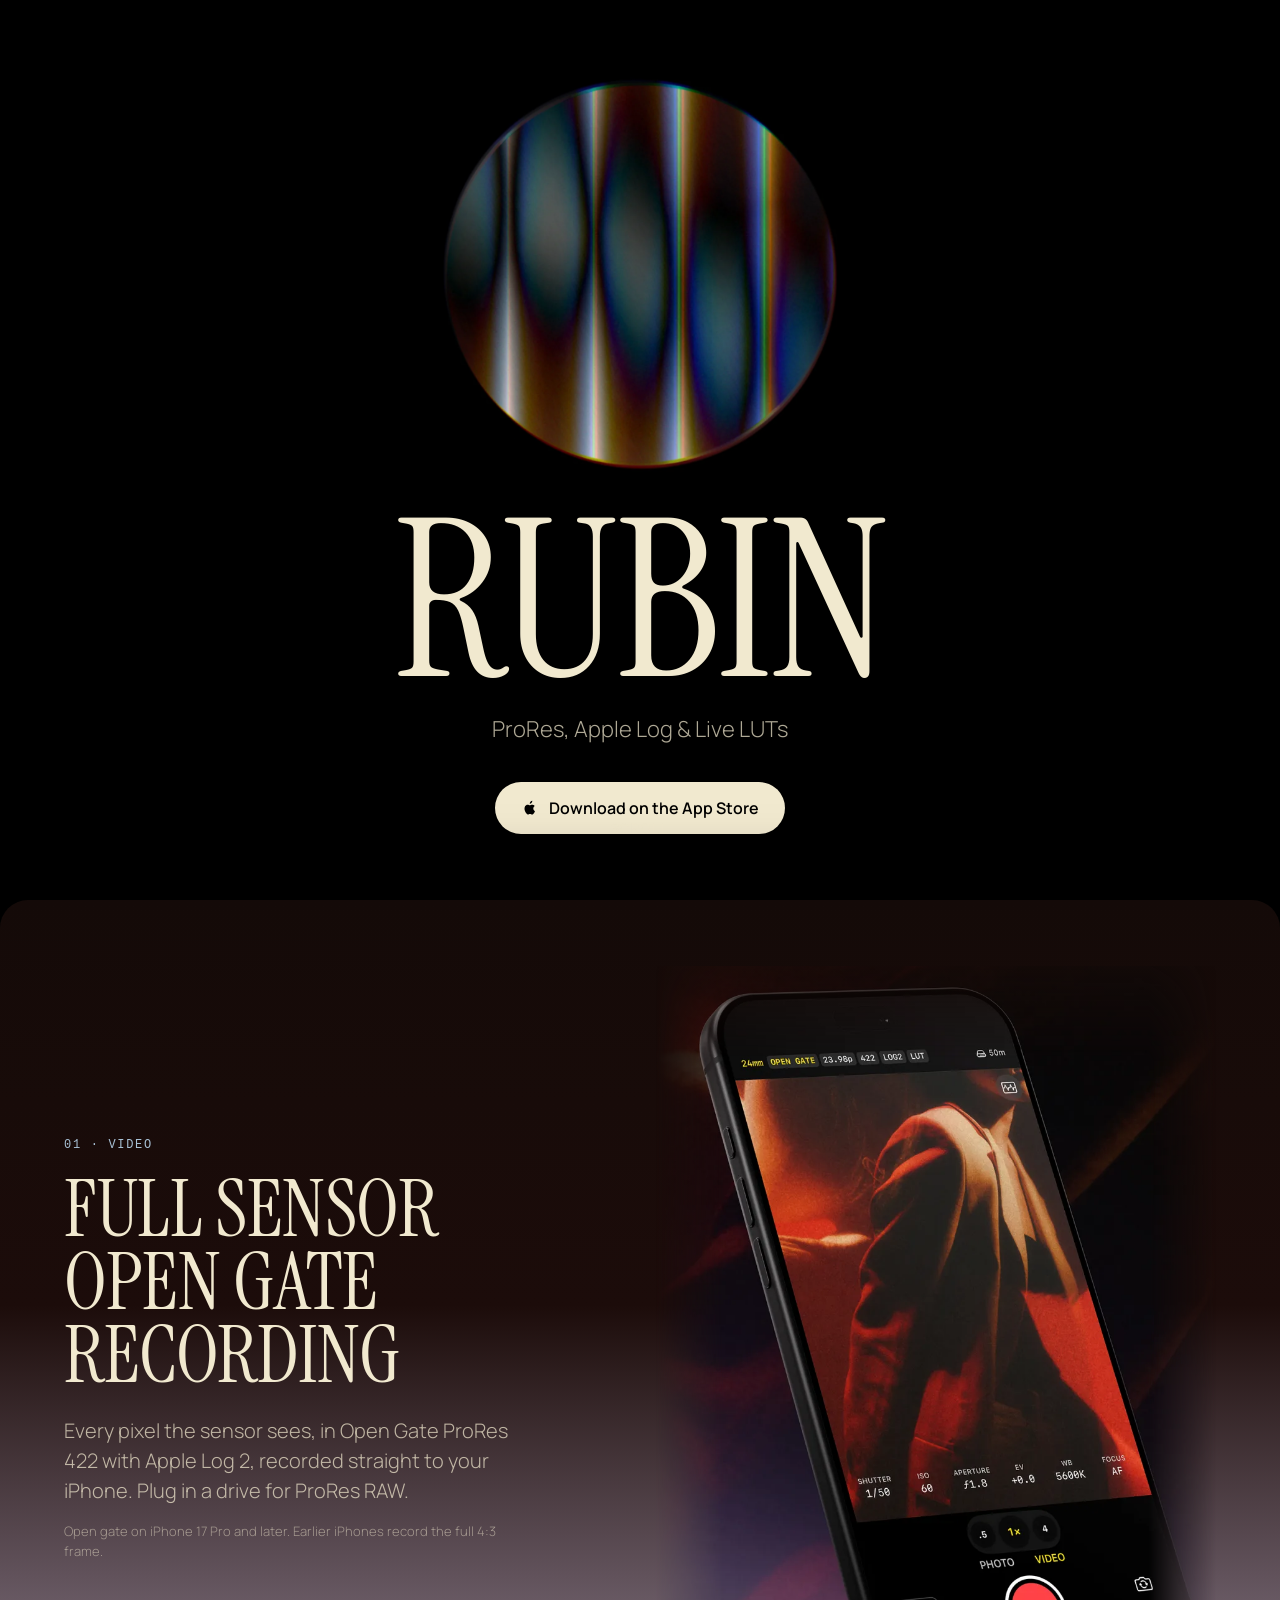
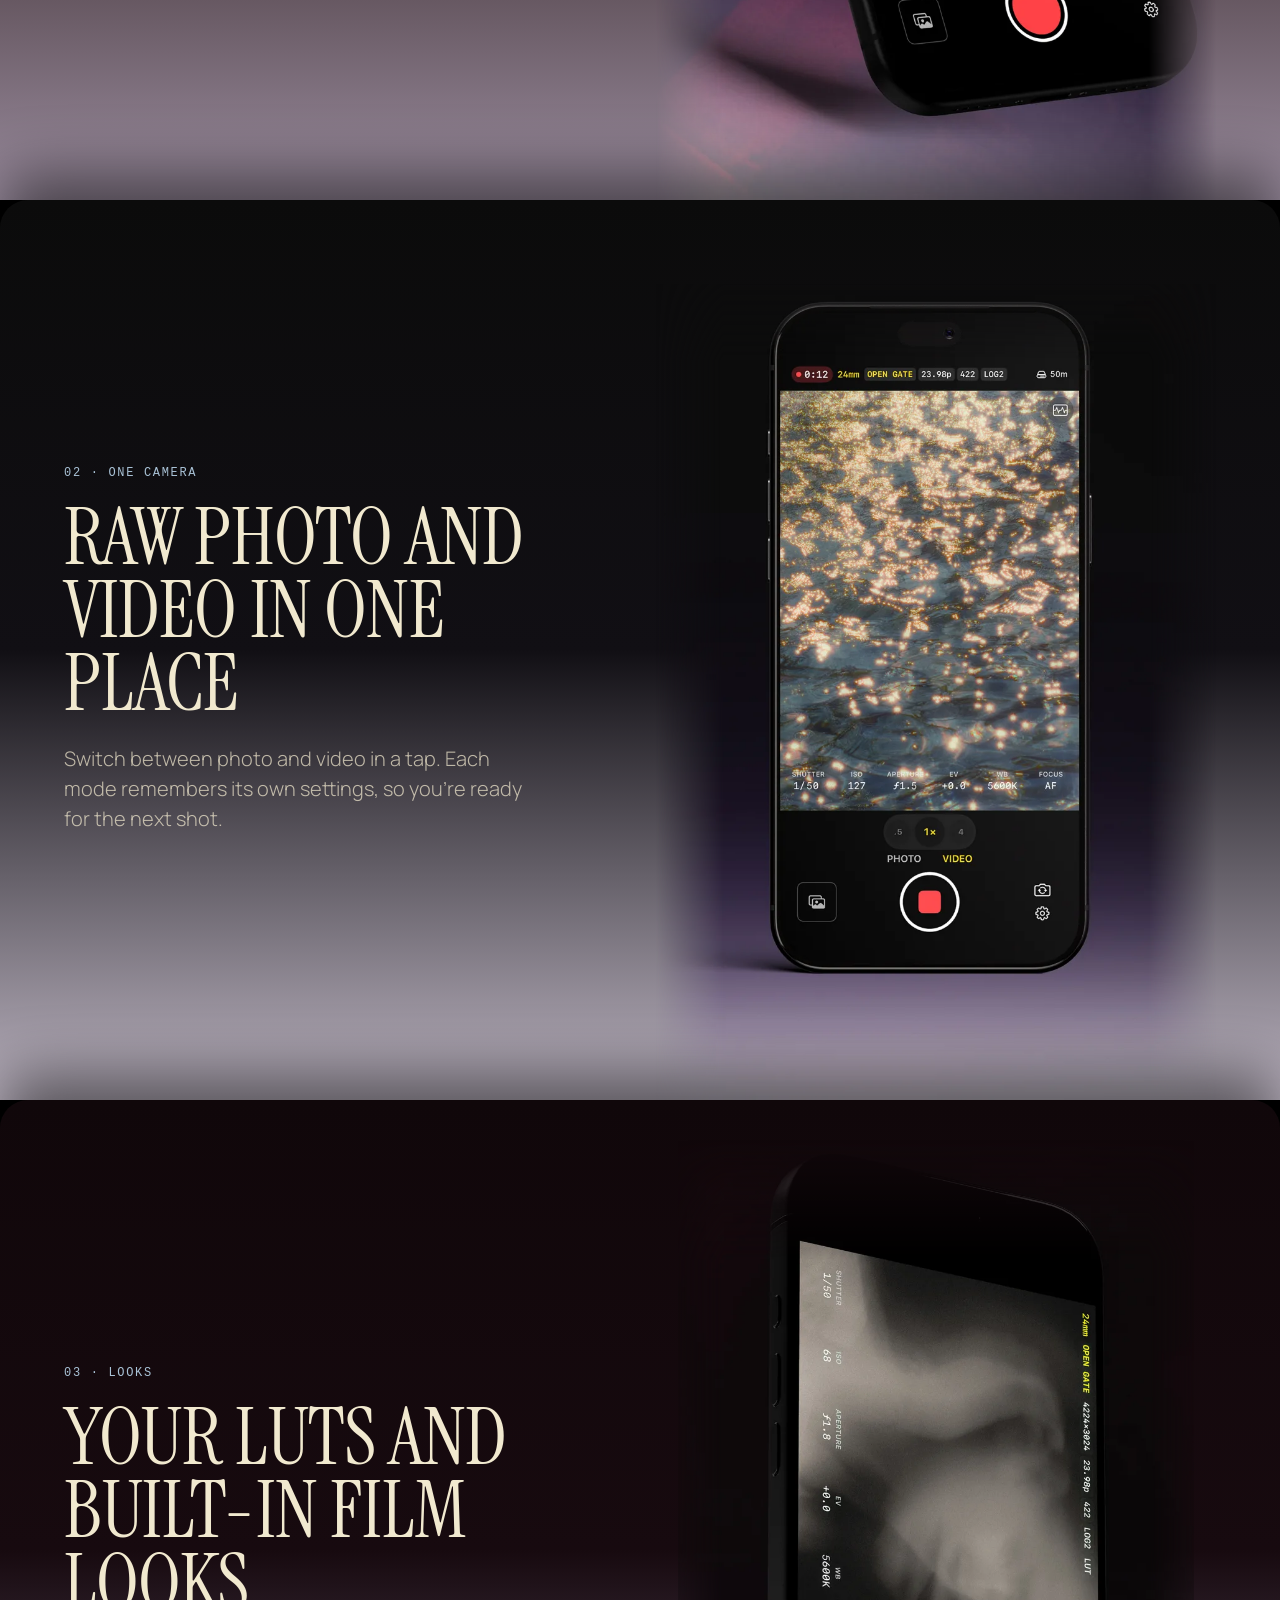
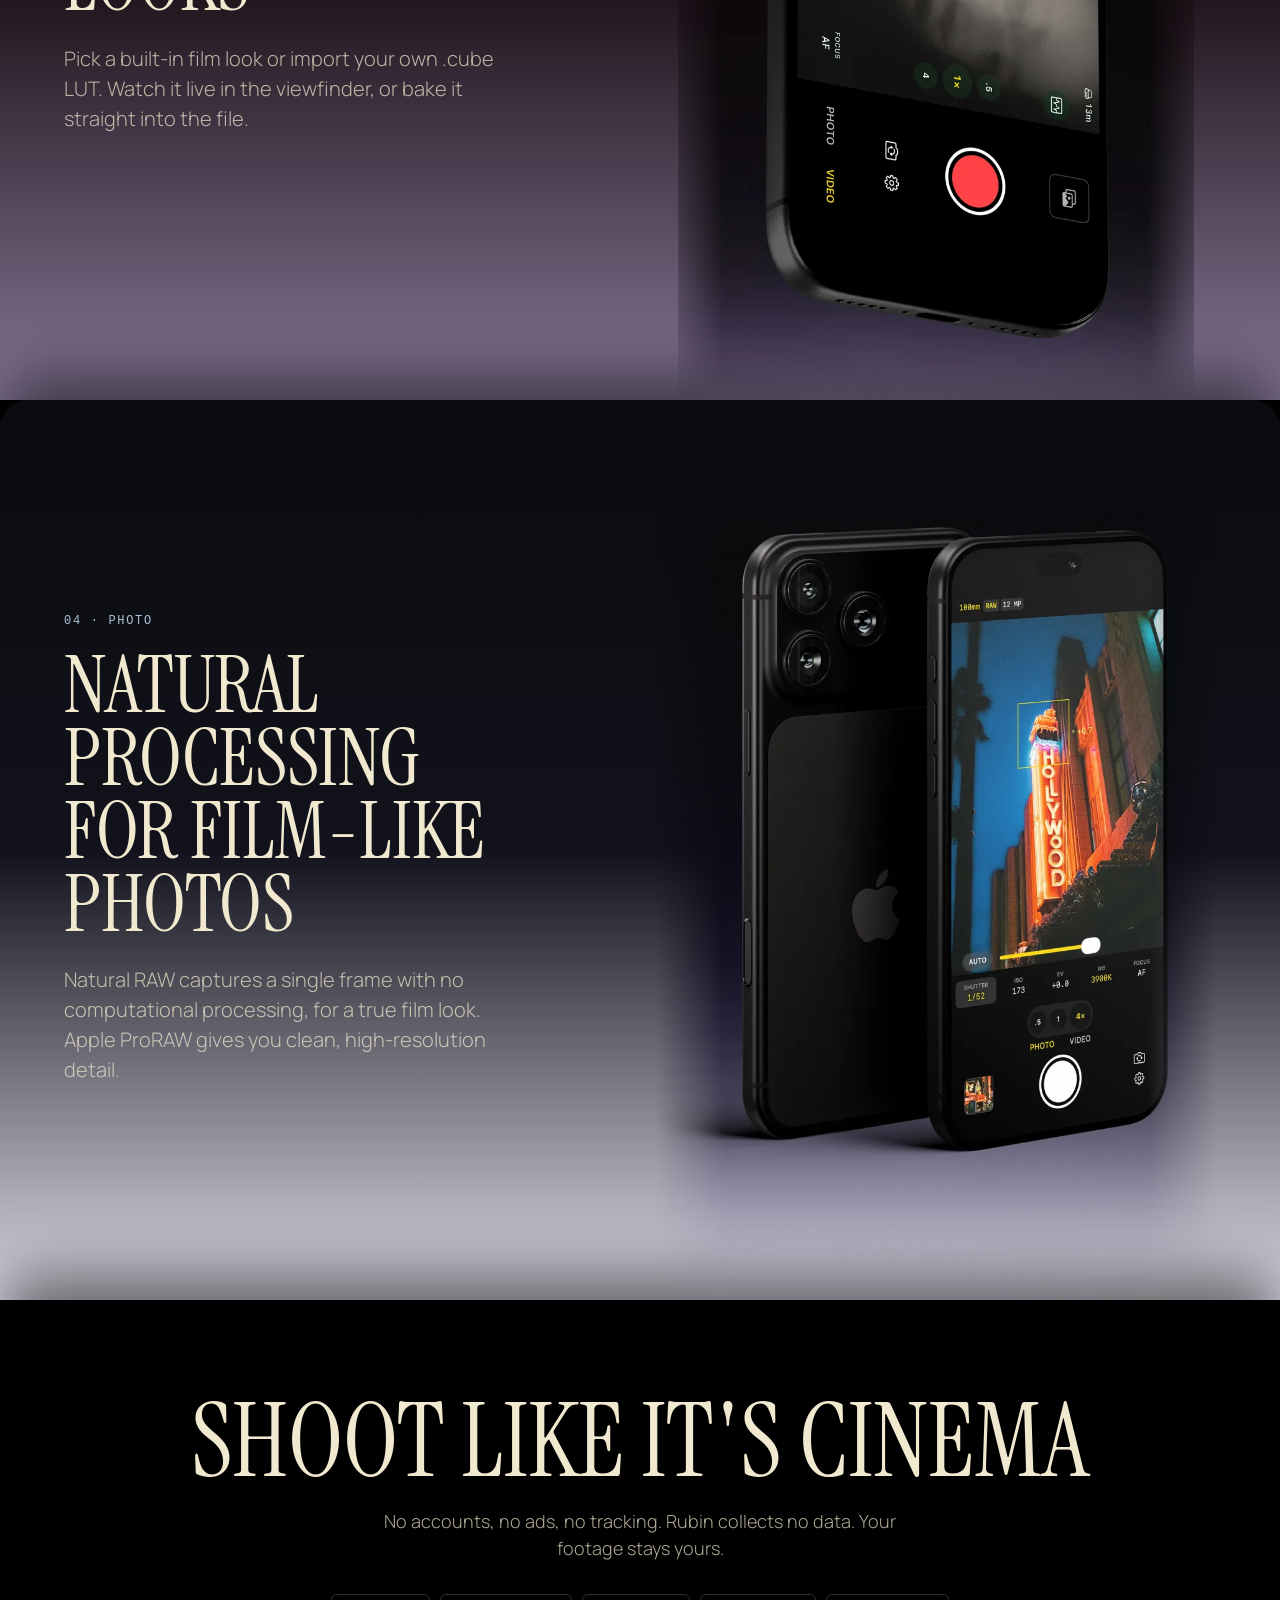
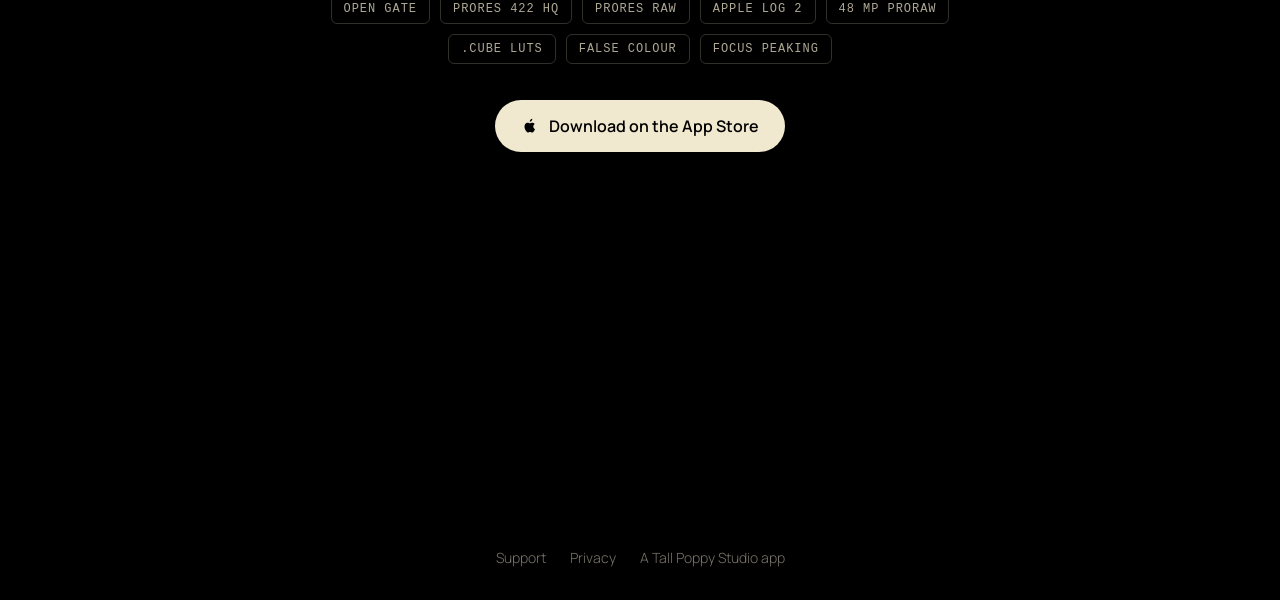
<file: index.html>
<!doctype html>
<html lang="en">
<head>
<meta charset="utf-8">
<meta name="viewport" content="width=device-width, initial-scale=1, viewport-fit=cover">
<title>Rubin — Open gate, RAW and live LUTs for iPhone</title>
<meta name="description" content="Rubin is a camera app for iPhone: full-sensor open gate video in ProRes and Apple Log, ProRAW and true RAW photos, and film looks or your own LUTs, live in the viewfinder.">
<meta name="theme-color" content="#000000">
<meta property="og:title" content="Rubin — Open gate, RAW and live LUTs for iPhone">
<meta property="og:description" content="Full-sensor open gate video, RAW photos and live LUTs, in one camera app.">
<meta property="og:image" content="https://rubincamera.com/img/icon.png">
<meta property="og:url" content="https://rubincamera.com/">
<meta name="apple-itunes-app" content="app-id=6820894814">
<link rel="icon" type="image/png" href="favicon.png">
<link rel="apple-touch-icon" href="apple-touch-icon.png">
<link rel="preconnect" href="https://fonts.googleapis.com">
<link rel="preconnect" href="https://fonts.gstatic.com" crossorigin>
<link href="https://fonts.googleapis.com/css2?family=Instrument+Serif&family=Manrope:wght@300;500;600&display=swap" rel="stylesheet">
<link rel="stylesheet" href="style.css?v=2">
</head>
<body>

<main>
  <section class="panel hero">
    <div class="inner">
      <img class="disc" src="img/disc.webp" width="1000" height="1000" alt="">
      <h1 class="wordmark">Rubin</h1>
      <p class="sub">ProRes, Apple Log &amp; Live LUTs</p>
      <a class="cta" href="https://apps.apple.com/app/id6820894814">
        <svg viewBox="0 0 24 24" fill="currentColor" aria-hidden="true"><path d="M16.37 12.6c.02 2.6 2.28 3.46 2.3 3.47-.02.06-.36 1.24-1.19 2.45-.72 1.05-1.46 2.1-2.64 2.12-1.15.02-1.52-.68-2.84-.68-1.31 0-1.73.66-2.82.7-1.13.04-2-1.14-2.72-2.18-1.48-2.14-2.61-6.05-1.09-8.69.75-1.31 2.1-2.14 3.57-2.16 1.11-.02 2.16.75 2.84.75.68 0 1.95-.93 3.29-.79.56.02 2.13.23 3.14 1.7-.08.05-1.87 1.1-1.84 3.31M14.2 4.97c.6-.73 1.01-1.75.9-2.76-.87.03-1.92.58-2.54 1.31-.56.64-1.05 1.67-.92 2.66.97.08 1.96-.49 2.56-1.21"/></svg>
        Download on the App Store
      </a>
      <span class="scroll-hint" aria-hidden="true">Scroll</span>
    </div>
  </section>

  <section class="panel feature f1">
    <div class="inner">
      <div class="copy">
        <span class="eyebrow">01 · VIDEO</span>
        <h2>Full sensor open gate recording</h2>
        <p>Every pixel the sensor sees, in Open Gate ProRes 422 with Apple Log 2, recorded straight to your iPhone. Plug in a drive for ProRes RAW.</p>
        <small>Open gate on iPhone 17 Pro and later. Earlier iPhones record the full 4:3 frame.</small>
      </div>
      <div class="shot"><img src="img/phone-1.webp" width="900" height="1340" alt="Rubin recording open gate video in Apple Log 2"></div>
    </div>
  </section>

  <section class="panel feature f2">
    <div class="inner">
      <div class="copy">
        <span class="eyebrow">02 · ONE CAMERA</span>
        <h2>RAW photo and video in one place</h2>
        <p>Switch between photo and video in a tap. Each mode remembers its own settings, so you're ready for the next shot.</p>
      </div>
      <div class="shot"><img src="img/phone-2.webp" width="900" height="1311" alt="Rubin recording video, with manual shutter, ISO and white balance" loading="lazy"></div>
    </div>
  </section>

  <section class="panel feature f3">
    <div class="inner">
      <div class="copy">
        <span class="eyebrow">03 · LOOKS</span>
        <h2>Your LUTs and built-in film looks</h2>
        <p>Pick a built-in film look or import your own .cube LUT. Watch it live in the viewfinder, or bake it straight into the file.</p>
      </div>
      <div class="shot"><img src="img/phone-3.webp" width="900" height="1497" alt="Rubin in landscape with a black and white look in the viewfinder" loading="lazy"></div>
    </div>
  </section>

  <section class="panel feature f4">
    <div class="inner">
      <div class="copy">
        <span class="eyebrow">04 · PHOTO</span>
        <h2>Natural processing for film-like photos</h2>
        <p>Natural RAW captures a single frame with no computational processing, for a true film look. Apple ProRAW gives you clean, high-resolution detail.</p>
      </div>
      <div class="shot"><img src="img/phone-4.webp" width="900" height="1269" alt="Rubin taking a RAW photo of a neon sign at night" loading="lazy"></div>
    </div>
  </section>

  <section class="panel closing last">
    <div class="inner">
      <h2>Shoot like it's cinema</h2>
      <p>No accounts, no ads, no tracking. Rubin collects no data. Your footage stays yours.</p>
      <ul class="facts">
        <li>OPEN GATE</li><li>PRORES 422 HQ</li><li>PRORES RAW</li><li>APPLE LOG 2</li><li>48 MP PRORAW</li><li>.CUBE LUTS</li><li>FALSE COLOUR</li><li>FOCUS PEAKING</li>
      </ul>
      <a class="cta" href="https://apps.apple.com/app/id6820894814">
        <svg viewBox="0 0 24 24" fill="currentColor" aria-hidden="true"><path d="M16.37 12.6c.02 2.6 2.28 3.46 2.3 3.47-.02.06-.36 1.24-1.19 2.45-.72 1.05-1.46 2.1-2.64 2.12-1.15.02-1.52-.68-2.84-.68-1.31 0-1.73.66-2.82.7-1.13.04-2-1.14-2.72-2.18-1.48-2.14-2.61-6.05-1.09-8.69.75-1.31 2.1-2.14 3.57-2.16 1.11-.02 2.16.75 2.84.75.68 0 1.95-.93 3.29-.79.56.02 2.13.23 3.14 1.7-.08.05-1.87 1.1-1.84 3.31M14.2 4.97c.6-.73 1.01-1.75.9-2.76-.87.03-1.92.58-2.54 1.31-.56.64-1.05 1.67-.92 2.66.97.08 1.96-.49 2.56-1.21"/></svg>
        Download on the App Store
      </a>
      <footer>
        <a href="support/">Support</a>
        <a href="privacy/">Privacy</a>
        <a href="https://tallpoppystudio.com/apps/">A Tall Poppy Studio app</a>
      </footer>
    </div>
  </section>
</main>

<script>
// Dim and shrink a panel as the next one slides over it.
(function () {
  if (matchMedia('(prefers-reduced-motion: reduce)').matches) return;
  var panels = Array.prototype.slice.call(document.querySelectorAll('.panel'));
  var ticking = false;
  function update() {
    ticking = false;
    var h = window.innerHeight;
    for (var i = 0; i < panels.length - 1; i++) {
      var top = panels[i + 1].getBoundingClientRect().top;
      var p = Math.min(1, Math.max(0, 1 - top / h));
      panels[i].style.setProperty('--p', p.toFixed(3));
    }
  }
  function onScroll() { if (!ticking) { ticking = true; requestAnimationFrame(update); } }
  addEventListener('scroll', onScroll, { passive: true });
  addEventListener('resize', onScroll);
  update();
})();
</script>
</body>
</html>
</file>
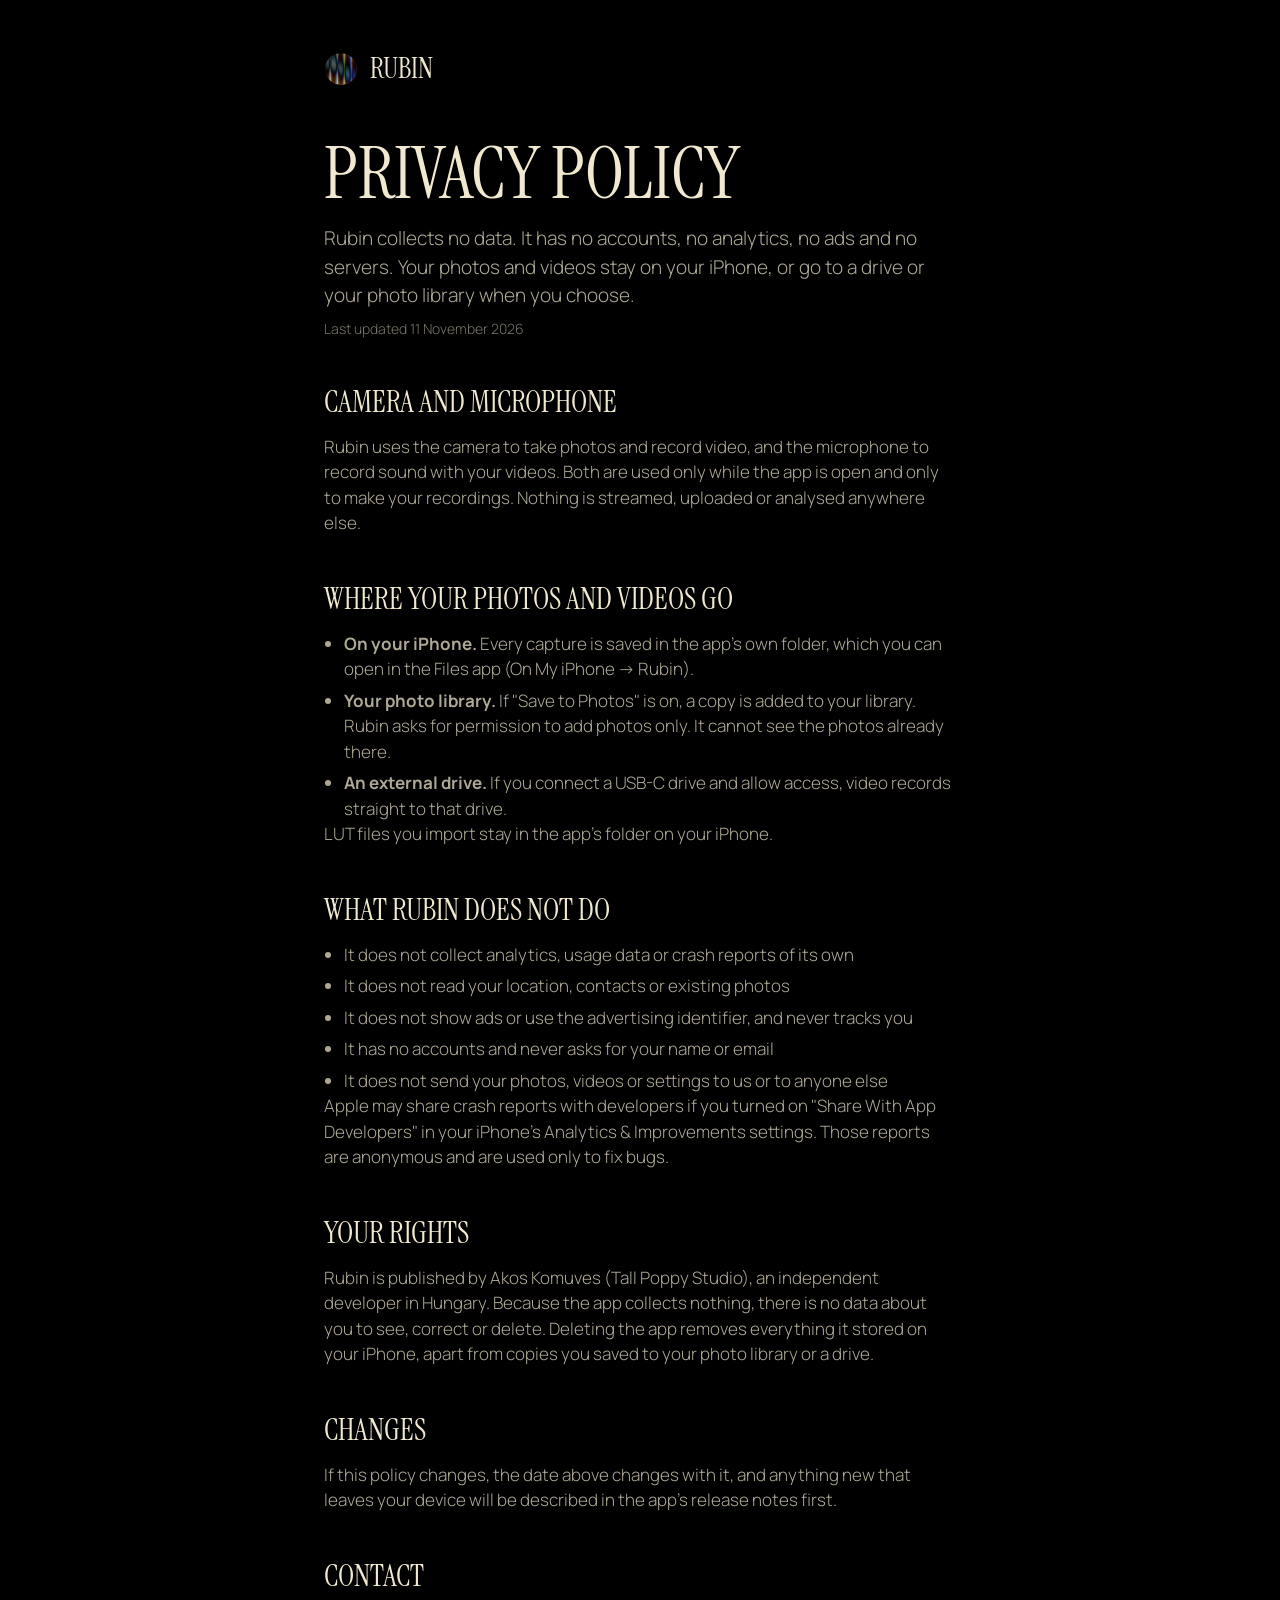
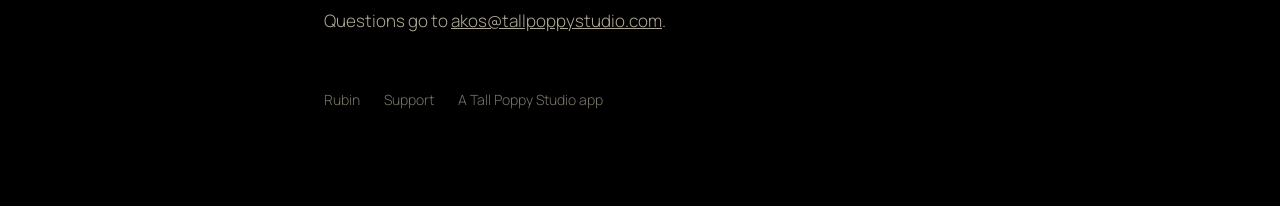
<file: privacy/index.html>
<!doctype html>
<html lang="en">
<head>
<meta charset="utf-8">
<meta name="viewport" content="width=device-width, initial-scale=1">
<title>Privacy Policy — Rubin</title>
<meta name="description" content="Rubin collects no data. No accounts, no analytics, no ads, no servers.">
<meta name="theme-color" content="#000000">
<link rel="icon" type="image/png" href="../favicon.png">
<link rel="apple-touch-icon" href="../apple-touch-icon.png">
<link rel="preconnect" href="https://fonts.googleapis.com">
<link rel="preconnect" href="https://fonts.gstatic.com" crossorigin>
<link href="https://fonts.googleapis.com/css2?family=Instrument+Serif&family=Manrope:wght@300;500;600&display=swap" rel="stylesheet">
<link rel="stylesheet" href="../style.css">
</head>
<body>
<main class="page">
  <a class="back" href="../"><img src="../img/disc.webp" width="36" height="36" alt="">Rubin</a>
  <h1>Privacy Policy</h1>
  <p class="lede">Rubin collects no data. It has no accounts, no analytics, no ads and no servers. Your photos and videos stay on your iPhone, or go to a drive or your photo library when you choose.</p>
  <p class="meta">Last updated 11 November 2026</p>

  <h2>Camera and microphone</h2>
  <p>Rubin uses the camera to take photos and record video, and the microphone to record sound with your videos. Both are used only while the app is open and only to make your recordings. Nothing is streamed, uploaded or analysed anywhere else.</p>

  <h2>Where your photos and videos go</h2>
  <ul>
    <li><strong>On your iPhone.</strong> Every capture is saved in the app's own folder, which you can open in the Files app (On My iPhone → Rubin).</li>
    <li><strong>Your photo library.</strong> If "Save to Photos" is on, a copy is added to your library. Rubin asks for permission to add photos only. It cannot see the photos already there.</li>
    <li><strong>An external drive.</strong> If you connect a USB-C drive and allow access, video records straight to that drive.</li>
  </ul>
  <p>LUT files you import stay in the app's folder on your iPhone.</p>

  <h2>What Rubin does not do</h2>
  <ul>
    <li>It does not collect analytics, usage data or crash reports of its own</li>
    <li>It does not read your location, contacts or existing photos</li>
    <li>It does not show ads or use the advertising identifier, and never tracks you</li>
    <li>It has no accounts and never asks for your name or email</li>
    <li>It does not send your photos, videos or settings to us or to anyone else</li>
  </ul>
  <p>Apple may share crash reports with developers if you turned on "Share With App Developers" in your iPhone's Analytics &amp; Improvements settings. Those reports are anonymous and are used only to fix bugs.</p>

  <h2>Your rights</h2>
  <p>Rubin is published by Akos Komuves (Tall Poppy Studio), an independent developer in Hungary. Because the app collects nothing, there is no data about you to see, correct or delete. Deleting the app removes everything it stored on your iPhone, apart from copies you saved to your photo library or a drive.</p>

  <h2>Changes</h2>
  <p>If this policy changes, the date above changes with it, and anything new that leaves your device will be described in the app's release notes first.</p>

  <h2>Contact</h2>
  <p>Questions go to <a href="mailto:akos@tallpoppystudio.com">akos@tallpoppystudio.com</a>.</p>

  <footer>
    <a href="../">Rubin</a>
    <a href="../support/">Support</a>
    <a href="https://tallpoppystudio.com/apps/">A Tall Poppy Studio app</a>
  </footer>
</main>
</body>
</html>
</file>
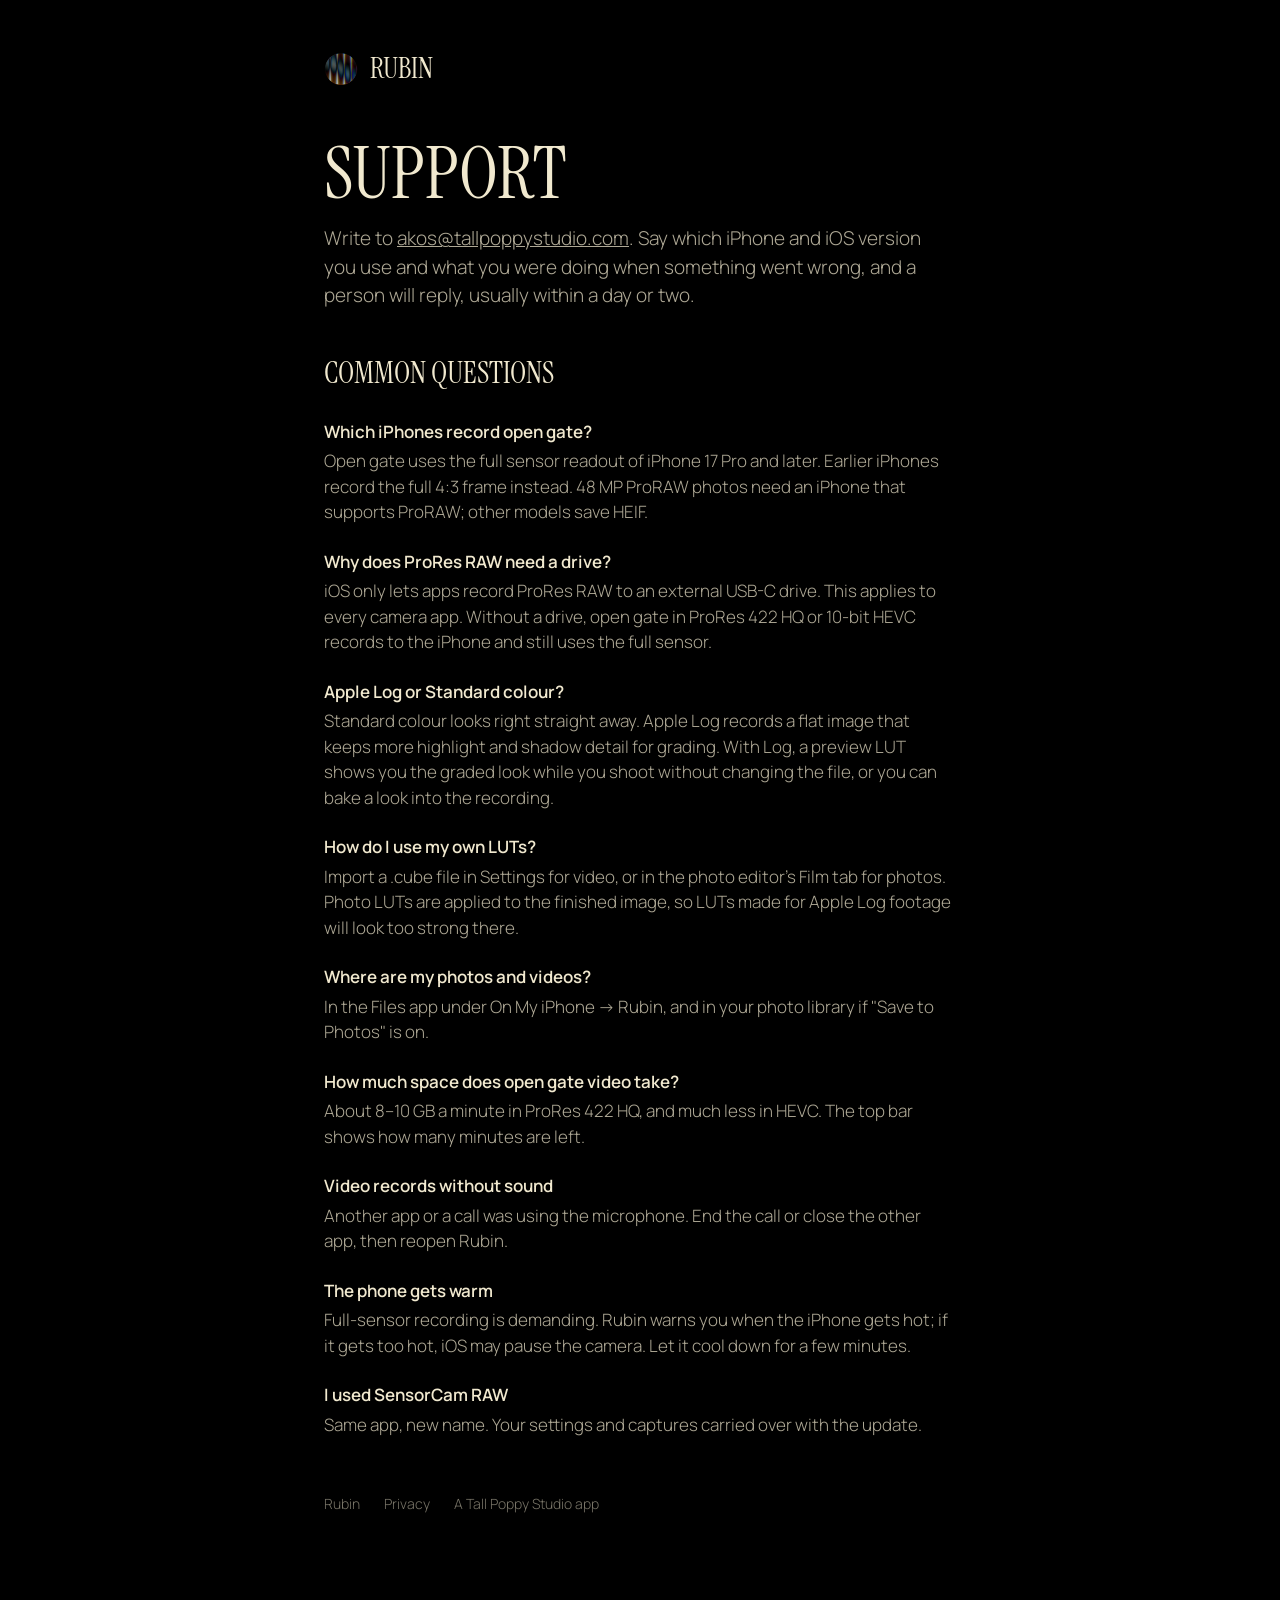
<file: support/index.html>
<!doctype html>
<html lang="en">
<head>
<meta charset="utf-8">
<meta name="viewport" content="width=device-width, initial-scale=1">
<title>Support — Rubin</title>
<meta name="description" content="Help with Rubin, the open gate, RAW and live LUT camera for iPhone.">
<meta name="theme-color" content="#000000">
<link rel="icon" type="image/png" href="../favicon.png">
<link rel="apple-touch-icon" href="../apple-touch-icon.png">
<link rel="preconnect" href="https://fonts.googleapis.com">
<link rel="preconnect" href="https://fonts.gstatic.com" crossorigin>
<link href="https://fonts.googleapis.com/css2?family=Instrument+Serif&family=Manrope:wght@300;500;600&display=swap" rel="stylesheet">
<link rel="stylesheet" href="../style.css">
</head>
<body>
<main class="page">
  <a class="back" href="../"><img src="../img/disc.webp" width="36" height="36" alt="">Rubin</a>
  <h1>Support</h1>
  <p class="lede">Write to <a href="mailto:akos@tallpoppystudio.com">akos@tallpoppystudio.com</a>. Say which iPhone and iOS version you use and what you were doing when something went wrong, and a person will reply, usually within a day or two.</p>

  <h2>Common questions</h2>

  <h3>Which iPhones record open gate?</h3>
  <p>Open gate uses the full sensor readout of iPhone 17 Pro and later. Earlier iPhones record the full 4:3 frame instead. 48 MP ProRAW photos need an iPhone that supports ProRAW; other models save HEIF.</p>

  <h3>Why does ProRes RAW need a drive?</h3>
  <p>iOS only lets apps record ProRes RAW to an external USB-C drive. This applies to every camera app. Without a drive, open gate in ProRes 422 HQ or 10-bit HEVC records to the iPhone and still uses the full sensor.</p>

  <h3>Apple Log or Standard colour?</h3>
  <p>Standard colour looks right straight away. Apple Log records a flat image that keeps more highlight and shadow detail for grading. With Log, a preview LUT shows you the graded look while you shoot without changing the file, or you can bake a look into the recording.</p>

  <h3>How do I use my own LUTs?</h3>
  <p>Import a .cube file in Settings for video, or in the photo editor's Film tab for photos. Photo LUTs are applied to the finished image, so LUTs made for Apple Log footage will look too strong there.</p>

  <h3>Where are my photos and videos?</h3>
  <p>In the Files app under On My iPhone → Rubin, and in your photo library if "Save to Photos" is on.</p>

  <h3>How much space does open gate video take?</h3>
  <p>About 8–10 GB a minute in ProRes 422 HQ, and much less in HEVC. The top bar shows how many minutes are left.</p>

  <h3>Video records without sound</h3>
  <p>Another app or a call was using the microphone. End the call or close the other app, then reopen Rubin.</p>

  <h3>The phone gets warm</h3>
  <p>Full-sensor recording is demanding. Rubin warns you when the iPhone gets hot; if it gets too hot, iOS may pause the camera. Let it cool down for a few minutes.</p>

  <h3>I used SensorCam RAW</h3>
  <p>Same app, new name. Your settings and captures carried over with the update.</p>

  <footer>
    <a href="../">Rubin</a>
    <a href="../privacy/">Privacy</a>
    <a href="https://tallpoppystudio.com/apps/">A Tall Poppy Studio app</a>
  </footer>
</main>
</body>
</html>
</file>
<file: style.css>
:root {
  --ink: #000;
  --cream: #f1e9cf;
  --cream-dim: rgba(241, 233, 207, 0.72);
  --accent: #a9c2d6;
  --red: #f23535;
  --serif: "Instrument Serif", "Times New Roman", serif;
  --sans: "Manrope", system-ui, -apple-system, sans-serif;
  color-scheme: dark;
}

* { box-sizing: border-box; margin: 0; padding: 0; }
html { -webkit-text-size-adjust: 100%; }
body {
  background: var(--ink);
  color: var(--cream);
  font-family: var(--sans);
  font-weight: 300;
  line-height: 1.5;
  -webkit-font-smoothing: antialiased;
}
a { color: inherit; }
img { display: block; max-width: 100%; height: auto; }

/* ---------- Stacked panels: each one slides up over the last ---------- */

.panel {
  position: sticky;
  top: 0;
  /* lvh, not svh: when Safari's toolbar collapses mid-scroll the screen grows,
     and an svh panel leaves a gap at the bottom. */
  height: 100vh;
  height: 100lvh;
  overflow: hidden;
  border-radius: 28px 28px 0 0;
  box-shadow: 0 -24px 60px rgba(0, 0, 0, 0.55);
}
.panel:first-child { border-radius: 0; box-shadow: none; }
.panel > .inner {
  height: 100%;
  transform-origin: 50% 0%;
  transform: scale(calc(1 - 0.06 * var(--p, 0)));
  filter: brightness(calc(1 - 0.55 * var(--p, 0)));
  will-change: transform, filter;
}
.panel.last { position: relative; height: auto; min-height: 100lvh; }

/* ---------- Hero ---------- */

.hero { background: var(--ink); }
.hero .inner {
  display: flex;
  flex-direction: column;
  align-items: center;
  justify-content: center;
  text-align: center;
  padding: 24px;
  position: relative;
}
.disc {
  width: min(62vw, 46vh, 440px);
  border-radius: 50%;
  margin-bottom: clamp(16px, 3vh, 36px);
  filter: drop-shadow(0 0 70px rgba(70, 120, 160, 0.35)) drop-shadow(0 0 140px rgba(150, 90, 40, 0.2));
  -webkit-mask-image: radial-gradient(circle, #000 66%, transparent 71%);
  mask-image: radial-gradient(circle, #000 66%, transparent 71%);
  animation: breathe 9s ease-in-out infinite;
}
@keyframes breathe { 50% { transform: scale(1.025); filter: drop-shadow(0 0 90px rgba(70, 120, 160, 0.45)) drop-shadow(0 0 160px rgba(150, 90, 40, 0.28)); } }

.wordmark {
  font-family: var(--serif);
  font-weight: 400;
  font-size: clamp(88px, 22vw, 220px);
  line-height: 0.85;
  letter-spacing: -0.01em;
  text-transform: uppercase;
}
.hero .sub {
  margin-top: 18px;
  font-size: clamp(17px, 2.4vw, 22px);
  color: var(--cream-dim);
}
.cta {
  display: inline-flex;
  align-items: center;
  gap: 10px;
  margin-top: 36px;
  padding: 14px 26px;
  border-radius: 999px;
  background: var(--cream);
  color: var(--ink);
  font-weight: 600;
  font-size: 16px;
  text-decoration: none;
  transition: transform 0.2s ease;
}
.cta:hover { transform: translateY(-2px); }
.cta svg { width: 18px; height: 18px; }
.scroll-hint {
  position: absolute;
  bottom: calc(clamp(16px, 4vw, 40px) + 22px);
  font-size: 13px;
  letter-spacing: 0.14em;
  text-transform: uppercase;
  color: rgba(241, 233, 207, 0.45);
}

/* ---------- Feature panels ---------- */

.feature .inner {
  display: grid;
  grid-template-columns: 1fr 1fr;
  grid-template-rows: 100%;
  align-items: center;
  column-gap: 32px;
  max-width: 1280px;
  margin: 0 auto;
  padding: 0 clamp(24px, 5vw, 64px);
}
.feature .copy { max-width: 470px; }
.eyebrow {
  font: 500 12px/1 ui-monospace, "SF Mono", Menlo, monospace;
  letter-spacing: 0.14em;
  color: var(--accent);
  margin-bottom: 22px;
  display: block;
}
.feature h2 {
  font-family: var(--serif);
  font-weight: 400;
  font-size: clamp(46px, 6.2vw, 88px);
  line-height: 0.92;
  text-transform: uppercase;
  letter-spacing: -0.005em;
}
.feature p {
  margin-top: 24px;
  font-size: clamp(17px, 1.6vw, 20px);
  color: var(--cream-dim);
}
.feature small {
  display: block;
  margin-top: 16px;
  font-size: 13px;
  color: rgba(241, 233, 207, 0.5);
}
.feature .shot {
  height: 100%;
  padding-top: 40px;
  display: flex;
  align-items: flex-end;
  justify-content: center;
  min-height: 0;
}
.feature .shot img {
  height: 100%;
  width: 100%;
  object-fit: contain;
  object-position: bottom center;
  -webkit-mask-image: linear-gradient(to bottom, transparent 0, #000 14%), linear-gradient(to right, transparent 0, #000 12%, #000 88%, transparent 100%);
  -webkit-mask-composite: source-in;
  mask-image: linear-gradient(to bottom, transparent 0, #000 14%), linear-gradient(to right, transparent 0, #000 12%, #000 88%, transparent 100%);
  mask-composite: intersect;
}

/* Background of each panel continues the gradient in Attila's images. */
.f1 { background: linear-gradient(to bottom, #140a08 0%, #1c0c0a 45%, #9a8c9e 100%); }
.f2 { background: linear-gradient(to bottom, #0b0b0b 0%, #110f14 50%, #bab2bf 100%); }
.f3 { background: linear-gradient(to bottom, #10070a 0%, #170a0f 50%, #857696 100%); }
.f4 { background: linear-gradient(to bottom, #0a0b0e 0%, #12121c 50%, #dad8e3 100%); }

/* ---------- Closing panel ---------- */

.closing { background: var(--ink); }
.closing .inner {
  min-height: 100lvh;
  display: flex;
  flex-direction: column;
  align-items: center;
  justify-content: center;
  text-align: center;
  padding: 96px 24px 0;
}
.closing h2 {
  font-family: var(--serif);
  font-weight: 400;
  font-size: clamp(52px, 8vw, 112px);
  line-height: 0.9;
  text-transform: uppercase;
}
.closing p { margin-top: 20px; color: var(--cream-dim); font-size: 18px; max-width: 520px; }
.facts {
  list-style: none;
  display: flex;
  flex-wrap: wrap;
  justify-content: center;
  gap: 10px;
  margin-top: 32px;
  max-width: 640px;
}
.facts li {
  font: 500 12px/1 ui-monospace, "SF Mono", Menlo, monospace;
  letter-spacing: 0.08em;
  padding: 8px 12px;
  border: 1px solid rgba(241, 233, 207, 0.2);
  border-radius: 6px;
  color: var(--cream-dim);
}
footer {
  margin-top: auto;
  width: 100%;
  padding: 72px 0 32px;
  display: flex;
  flex-wrap: wrap;
  justify-content: center;
  gap: 8px 24px;
  font-size: 14px;
  color: rgba(241, 233, 207, 0.5);
}
footer a { text-decoration: none; }
footer a:hover { color: var(--cream); }

/* ---------- Text pages (privacy, support) ---------- */

.page { max-width: 680px; margin: 0 auto; padding: 48px 24px 64px; }
.page .back { display: inline-flex; align-items: center; gap: 12px; text-decoration: none; font-family: var(--serif); font-size: 28px; text-transform: uppercase; }
.page .back img { width: 34px; border-radius: 50%; }
.page h1 { font-family: var(--serif); font-weight: 400; font-size: clamp(48px, 10vw, 72px); line-height: 0.95; text-transform: uppercase; margin: 48px 0 16px; }
.page h2 { font-family: var(--serif); font-weight: 400; font-size: 30px; text-transform: uppercase; margin: 40px 0 10px; }
.page h3 { font-weight: 600; font-size: 17px; margin: 24px 0 4px; }
.page p, .page li { color: var(--cream-dim); font-size: 17px; }
.page p + p { margin-top: 12px; }
.page ul { padding-left: 20px; margin-top: 10px; }
.page li + li { margin-top: 6px; }
.page .lede { font-size: 19px; }
.page .meta { font-size: 14px; color: rgba(241, 233, 207, 0.5); margin-top: 8px; }
.page footer { padding-top: 56px; justify-content: flex-start; }

/* ---------- Phones ---------- */

@media (max-width: 820px) {
  .panel { border-radius: 22px 22px 0 0; }
  .feature .inner {
    grid-template-columns: 1fr;
    grid-template-rows: auto minmax(0, 1fr);
    align-items: start;
    padding: 0;
  }
  .feature .copy { padding: 64px 24px 0; }
  .feature h2 { font-size: clamp(40px, 11.5vw, 60px); }
  .feature p { margin-top: 14px; font-size: 16px; }
  .feature small { margin-top: 10px; }
  .eyebrow { margin-bottom: 14px; }
  .feature .shot { padding-top: 8px; }
  .feature .shot img { width: 100%; height: 100%; }
}
@media (max-width: 820px) and (max-height: 700px) {
  .feature p { display: none; }
}

@media (prefers-reduced-motion: reduce) {
  .panel > .inner { transform: none; filter: none; }
  .disc { animation: none; }
  .cta { transition: none; }
}
</file>
